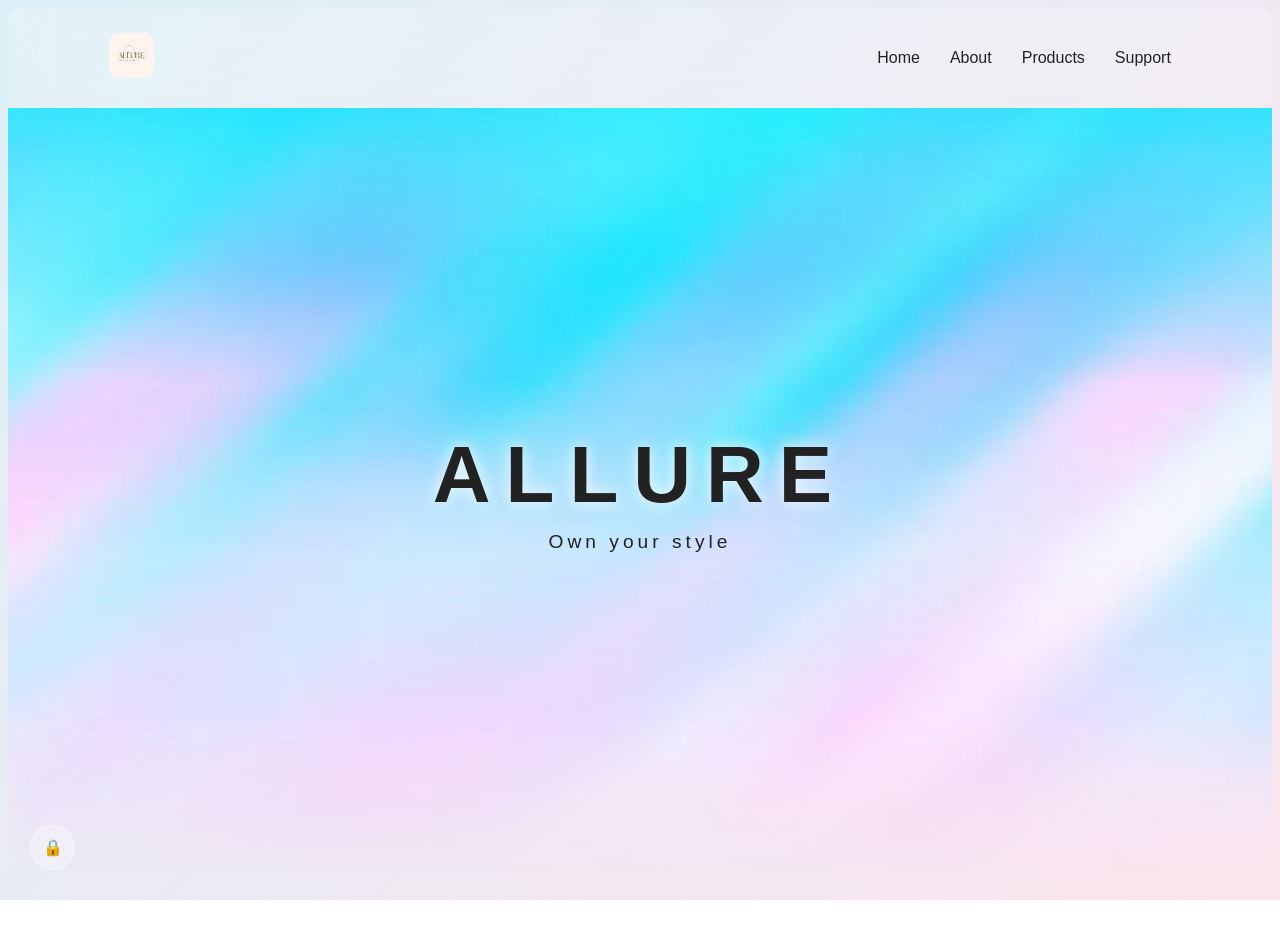
<file: index.html>
<!DOCTYPE html>
<html lang="en">
<head>
    <link rel="icon" type="image/png" href="/ap.png">
    <meta charset="UTF-8">
    <meta name="viewport" content="width=device-width, initial-scale=1.0">
    <link rel="stylesheet" href="style.css">
    <title>Allure | Home</title>
</head>
<body>
    <nav>
        <div class="logo"><a href="index.html"><img src="ap.png" alt="Allure Logo"></a></div>
        <ul class="nav-links">
            <li><a href="index.html">Home</a></li>
            <li><a href="pg_1.html">About</a></li>
            <li><a href="pg_2.html">Products</a></li>
            <li><a href="pg_3.html">Support</a></li>
        </ul>
    </nav>

    <header class="hero animate-page">
        <h1 style="cursor: pointer;" onclick="window.location.href='pg_2.html'">Allure</h1>
        <p>Own your style</p>
    </header>

    <div class="member-lock" onclick="checkAccess()">
        <span>&#128274;</span>
    </div>

    <script>
    function checkAccess() {
        let userPass = prompt("Allure Security - Enter Member Password:");
        const securePass = "alure12122323";
        if (userPass === securePass) {
            alert("Access Granted.");
            window.location.href = "pg_admin.html";
        } else if (userPass !== null) {
            alert("Access Denied.");
        }
    }
    </script>
</body>
</html>
</file>
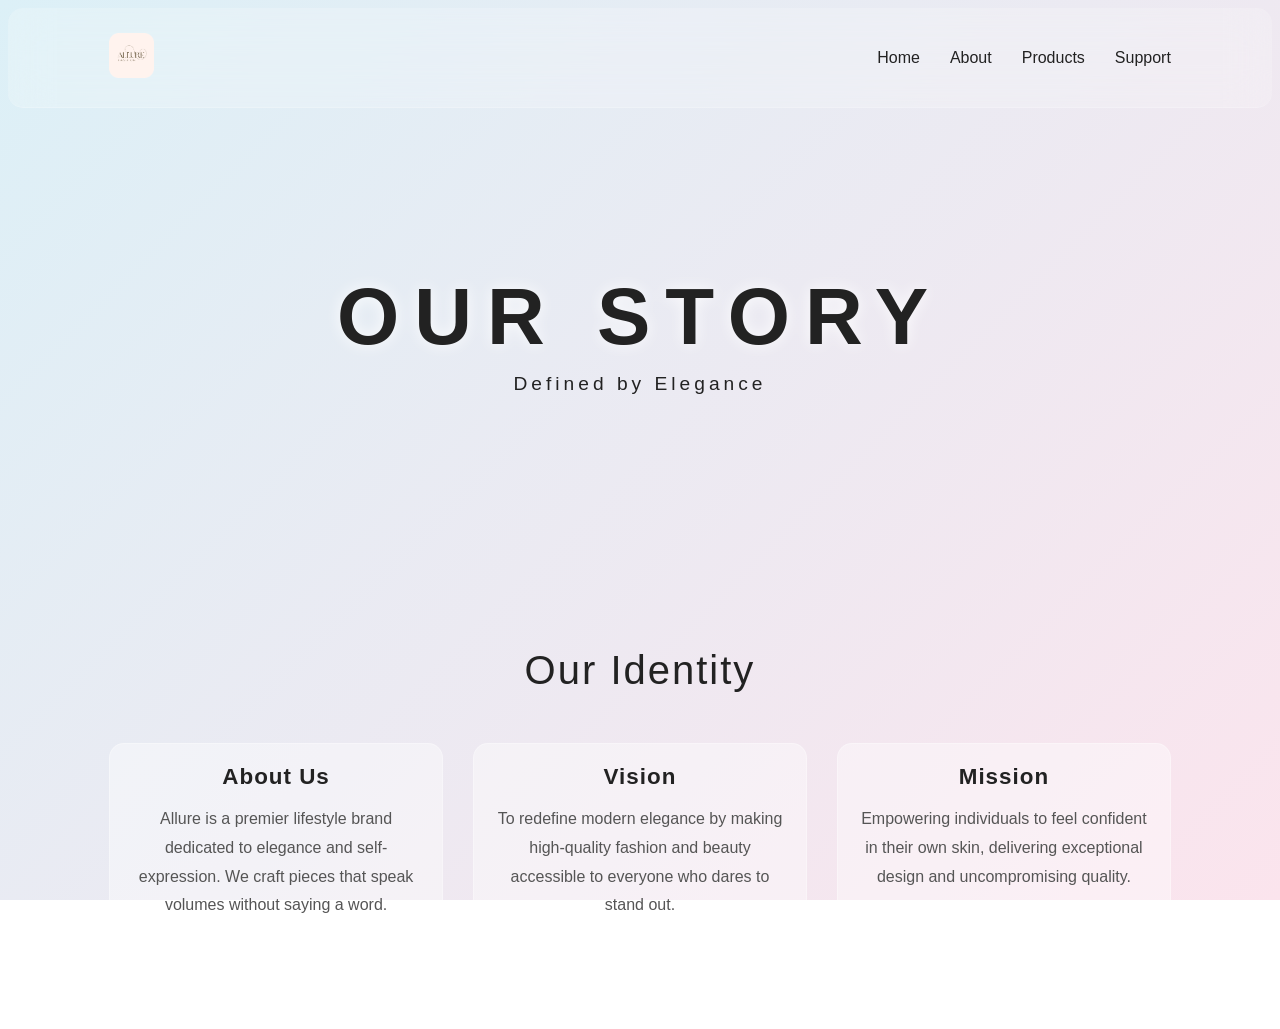
<file: pg_1.html>
<!DOCTYPE html>
<html lang="en">
    
<head>
    <link rel="icon" type="image/png" href="/ap.png">
    <meta charset="UTF-8">
    <meta name="viewport" content="width=device-width, initial-scale=1.0">
    <link rel="stylesheet" href="style.css">
    <title>Allure | About Us</title>
</head>
<body>
<nav>
    <div class="logo">
        <a href="index.html">
            <img src="ap.png" alt="Allure Logo">
        </a>
    </div>
    <ul class="nav-links">
        <li><a href="index.html">Home</a></li>
        <li><a href="pg_1.html">About</a></li>
        <li><a href="pg_2.html">Products</a></li>
        <li><a href="pg_3.html">Support</a></li>
    </ul>
</nav>

    <header class="hero animate-page no-img">
        <h1>Our Story</h1>
        <p>Defined by Elegance</p>
    </header>

    <main class="animate-page" style="padding: 40px 8% 80px 8%;">
        <h2 style="font-size: 2.5rem; margin-bottom: 50px; text-align: center; font-weight: 300; letter-spacing: 2px;">Our Identity</h2>
        
        <div style="display: grid; grid-template-columns: repeat(auto-fit, minmax(300px, 1fr)); gap: 30px;">
            <div class="product-card">
                <h3 style="margin-bottom: 15px; font-size: 1.4rem; letter-spacing: 1px;">About Us</h3>
                <p style="color: #555; line-height: 1.8;">Allure is a premier lifestyle brand dedicated to elegance and self-expression. We craft pieces that speak volumes without saying a word.</p>
            </div>
            <div class="product-card">
                <h3 style="margin-bottom: 15px; font-size: 1.4rem; letter-spacing: 1px;">Vision</h3>
                <p style="color: #555; line-height: 1.8;">To redefine modern elegance by making high-quality fashion and beauty accessible to everyone who dares to stand out.</p>
            </div>
            <div class="product-card">
                <h3 style="margin-bottom: 15px; font-size: 1.4rem; letter-spacing: 1px;">Mission</h3>
                <p style="color: #555; line-height: 1.8;">Empowering individuals to feel confident in their own skin, delivering exceptional design and uncompromising quality.</p>
            </div>
        </div>
        
    </main>
</body>
</html>
</file>
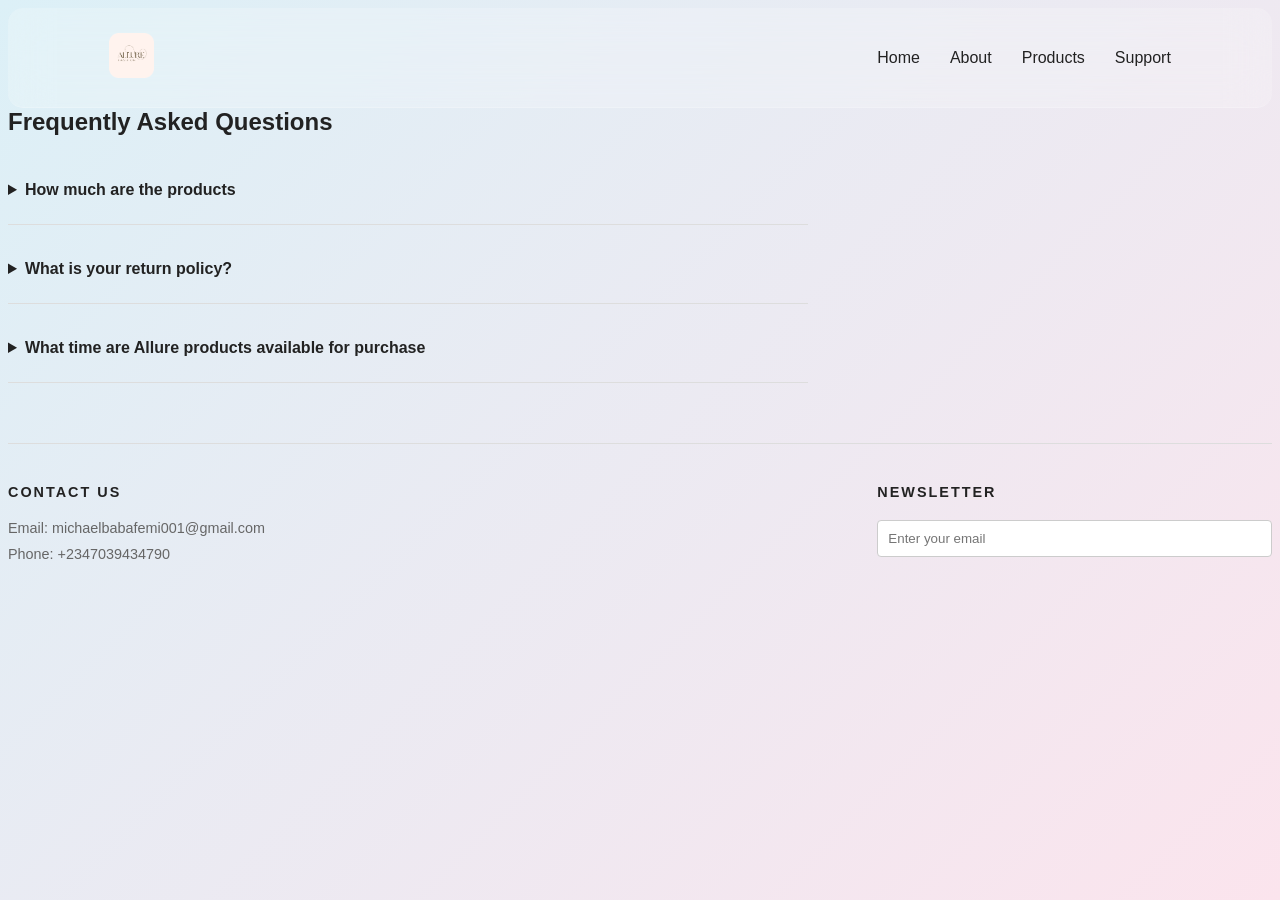
<file: pg_3.html>
<!DOCTYPE html>
<html lang="en">
<head>
    <link rel="icon" type="image/png" href="/ap.png">
    <meta charset="UTF-8">
    <meta name="viewport" content="width=device-width, initial-scale=1.0">
    <link rel="stylesheet" href="style.css">
    <title>Allure | Support</title>
    <style>
        /* Quick extra styling just for the footer layout on this page */
        .footer-grid { display: grid; grid-template-columns: repeat(auto-fit, minmax(200px, 1fr)); gap: 40px; margin-top: 60px; padding-top: 40px; border-top: 1px solid #ddd; }
        .footer-grid h4 { margin-bottom: 20px; text-transform: uppercase; letter-spacing: 2px; font-size: 0.9rem;}
        .footer-grid p, .footer-grid a { color: #666; text-decoration: none; display: block; margin-bottom: 10px; font-size: 0.9rem; }
        details { cursor: pointer; }
        summary { font-weight: bold; margin-bottom: 10px; outline: none; }
    </style>
</head>
<body>
    <nav>
    <div class="logo">
        <a href="index.html">
            <img src="ap.png" alt="Allure Logo">
        </a>
    </div>
    <ul class="nav-links">
        <li><a href="index.html">Home</a></li>
        <li><a href="pg_1.html">About</a></li>
        <li><a href="pg_2.html">Products</a></li>
        <li><a href="pg_3.html">Support</a></li>
    </ul>
</nav>

    <main class="animate-page content-section">
        <h2>Frequently Asked Questions</h2>
        
        <div style="margin-top: 30px; max-width: 800px;">
            <details style="margin-bottom: 20px; border-bottom: 1px solid #ddd; padding: 15px 0;">
                <summary>How much are the products</summary>
                <p style="color: #555; margin-top: 10px;">Check the price on the 'products' tab.</p>
            </details>
            <details style="margin-bottom: 20px; border-bottom: 1px solid #ddd; padding: 15px 0;">
                <summary>What is your return policy?</summary>
                <p style="color: #555; margin-top: 10px;">We offer no return policy. Buy wiseley!</p>
            </details>
            <details style="margin-bottom: 20px; border-bottom: 1px solid #ddd; padding: 15px 0;">
                <summary>What time are Allure products available for purchase</summary>
                <p style="color: #555; margin-top: 10px;">Only on Market Day! We have very limited stock so buy quickly</p>
            </details>
        </div>

        <footer class="footer-grid">
            <div>
                <h4>Contact Us</h4>
                <p>Email: michaelbabafemi001@gmail.com</p>
                <p>Phone: +2347039434790</p>
            </div>
            <div>
            </div>
            <div>
                <h4>Newsletter</h4>
                <input type="email" placeholder="Enter your email" style="padding: 10px; width: 100%; border: 1px solid #ccc; border-radius: 4px;">
            </div>
        </footer>
    </main>
</body>
</html>
</file>
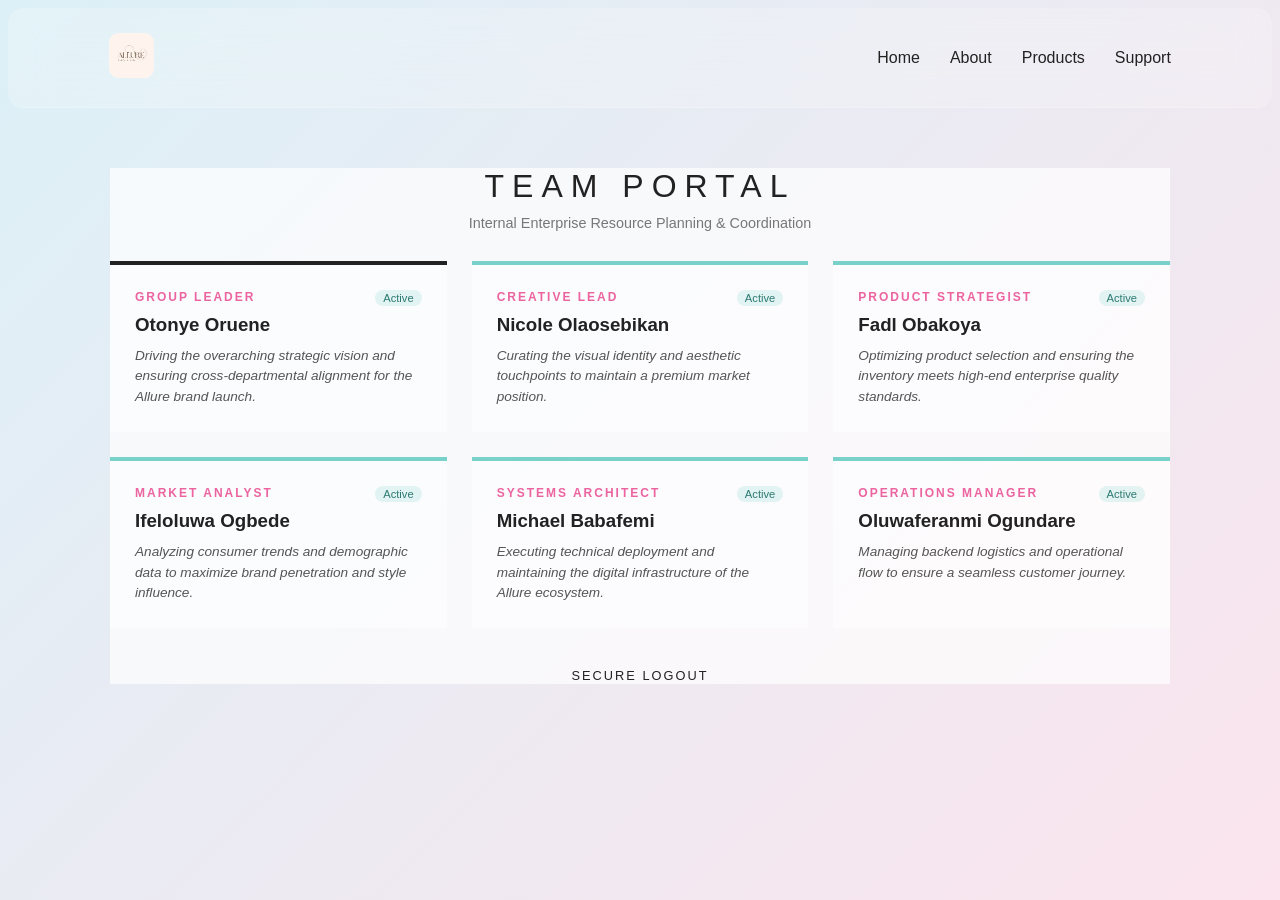
<file: pg_admin.html>
<!DOCTYPE html>
<html lang="en">
<head>
    <link rel="icon" type="image/png" href="/ap.png">
    <meta charset="UTF-8">
    <meta name="viewport" content="width=device-width, initial-scale=1.0">
    <link rel="stylesheet" href="style.css">
    <title>Allure | Team Portal</title>
    <style>
        .admin-container { max-width: 1100px; margin: 40px auto; padding: 20px; text-align: center; }
        .member-grid { 
            display: grid; 
            grid-template-columns: repeat(auto-fit, minmax(300px, 1fr)); 
            gap: 25px; 
            margin-top: 30px; 
        }
        .member-card {
            background: rgba(255, 255, 255, 0.4) !important;
            border-top: 4px solid #79d2c9;
            text-align: left;
            padding: 25px;
        }
        .role { font-size: 0.75rem; color: #eb64a0; text-transform: uppercase; letter-spacing: 2px; font-weight: bold; margin-bottom: 10px; display: block; }
        .fluff-text { font-size: 0.85rem; color: #555; line-height: 1.5; margin-top: 10px; font-style: italic; }
        .status-badge { font-size: 0.7rem; background: rgba(121, 210, 201, 0.2); color: #2d7a72; padding: 2px 8px; border-radius: 10px; float: right; }
    </style>
</head>
<body>
    <nav>
        <div class="logo"><img src="ap.png" alt="Allure"></div>
        <ul class="nav-links">
            <li><a href="index.html">Home</a></li>
            <li><a href="pg_1.html">About</a></li>
            <li><a href="pg_2.html">Products</a></li>
            <li><a href="pg_3.html">Support</a></li>
        </ul>
    </nav>

    <main class="animate-page admin-container">
        <div class="card" style="background: rgba(255,255,255,0.7) !important; border: none;">
            <h1 style="letter-spacing: 8px; font-weight: 200;">TEAM PORTAL</h1>
            <p style="margin-top: 10px; color: #777; font-size: 0.9rem;">Internal Enterprise Resource Planning & Coordination</p>

            <div class="member-grid">
                <div class="card member-card" style="border-top-color: #222;">
                    <span class="status-badge">Active</span>
                    <span class="role">Group Leader</span>
                    <h3>Otonye Oruene</h3>
                    <p class="fluff-text">Driving the overarching strategic vision and ensuring cross-departmental alignment for the Allure brand launch.</p>
                </div>

                <div class="card member-card">
                    <span class="status-badge">Active</span>
                    <span class="role">Creative Lead</span>
                    <h3>Nicole Olaosebikan</h3>
                    <p class="fluff-text">Curating the visual identity and aesthetic touchpoints to maintain a premium market position.</p>
                </div>

                <div class="card member-card">
                    <span class="status-badge">Active</span>
                    <span class="role">Product Strategist</span>
                    <h3>Fadl Obakoya</h3>
                    <p class="fluff-text">Optimizing product selection and ensuring the inventory meets high-end enterprise quality standards.</p>
                </div>

                <div class="card member-card">
                    <span class="status-badge">Active</span>
                    <span class="role">Market Analyst</span>
                    <h3>Ifeloluwa Ogbede</h3>
                    <p class="fluff-text">Analyzing consumer trends and demographic data to maximize brand penetration and style influence.</p>
                </div>

                <div class="card member-card">
                    <span class="status-badge">Active</span>
                    <span class="role">Systems Architect</span>
                    <h3>Michael Babafemi</h3>
                    <p class="fluff-text">Executing technical deployment and maintaining the digital infrastructure of the Allure ecosystem.</p>
                </div>

                <div class="card member-card">
                    <span class="status-badge">Active</span>
                    <span class="role">Operations Manager</span>
                    <h3>Oluwaferanmi Ogundare</h3>
                    <p class="fluff-text">Managing backend logistics and operational flow to ensure a seamless customer journey.</p>
                </div>
            </div>

            <a href="index.html" style="margin-top: 40px; display: inline-block; color: #222; text-decoration: none; font-size: 0.8rem; letter-spacing: 2px;">SECURE LOGOUT</a>
        </div>
    </main>
</body>
</html>
</file>
<file: style.css>
/* 1. GLOBAL STYLES */
* {
    margin: 0;
    padding: 0;
    box-sizing: border-box;
    font-family: 'Helvetica Neue', Helvetica, Arial, sans-serif;
}

body {
    padding: 8px;
    color: #222;
    min-height: 100vh;
    background: linear-gradient(135deg, #dcf0f7 0%, #fbe4ed 100%);
    background-attachment: fixed;
}

/* 2. NAVIGATION */
nav {
    display: flex;
    justify-content: space-between;
    align-items: center;
    padding: 25px 8%;
    background: rgba(255, 255, 255, 0.2); 
    backdrop-filter: blur(20px);
    -webkit-backdrop-filter: blur(20px);
    position: sticky;
    top: 8px;
    z-index: 1000;
    border-bottom: 1px solid rgba(255, 255, 255, 0.2);
    border-radius: 15px;
}

.logo img { height: 45px; }
.nav-links { list-style: none; display: flex; gap: 30px; }
.nav-links a {
    text-decoration: none;
    color: #222;
    font-weight: 500;
    transition: 0.3s;
}
.nav-links a:hover { color: #eb64a0; }

/* 3. HERO SECTION (Fixes the "Messed Up" Home/About Page) */
.hero {
    height: 85vh;
    display: flex;
    flex-direction: column;
    justify-content: center;
    align-items: center;
    text-align: center;
    background: url('wimg.png');
    background-size: cover;
    background-position: center;
    border-radius: 0 0 40px 40px;
    margin-bottom: 50px;
    -webkit-mask-image: linear-gradient(to bottom, black 80%, transparent 100%);
    mask-image: linear-gradient(to bottom, black 80%, transparent 100%);
}

.hero h1 { 
    font-size: 5rem; 
    letter-spacing: 15px; 
    text-transform: uppercase;
    text-shadow: 0px 0px 15px rgba(255, 255, 255, 0.9);
}

.hero p { 
    font-size: 1.2rem; 
    letter-spacing: 4px;
    margin-top: 10px;
}

/* 4. PRODUCT CARDS (Base Glassmorphism) */
.product-card { 
    background: rgba(255, 255, 255, 0.4);
    backdrop-filter: blur(15px);
    border: 1px solid rgba(255, 255, 255, 0.3);
    border-radius: 15px;
    padding: 20px;
    text-align: center; 
    transition: 0.4s ease;
}

.img-box {
    position: relative;
    width: 100%;
    overflow: hidden;
    border-radius: 10px;
}

.img-box img { width: 100%; height: 100%; object-fit: cover; transition: 0.6s ease; }
.img-box .back-img { position: absolute; top: 0; left: 0; opacity: 0; }
.product-card:hover .back-img { opacity: 1; }
.product-card:hover .front-img { opacity: 0; }

/* 5. EXCLUSIVE 2-PRODUCT LAYOUT (Only for pg_2.html) */
.exclusive-layout .featured-dual {
    display: grid;
    grid-template-columns: 1fr 1fr;
    gap: 60px;
    max-width: 1100px;
    margin: 80px auto;
    padding: 0 5%;
}

.exclusive-layout .img-box { height: 500px; }

/* 6. UTILITIES & ANIMATIONS */
.animate-page { animation: fadeUp 1s ease-out forwards; }
@keyframes fadeUp {
    from { opacity: 0; transform: translateY(20px); }
    to { opacity: 1; transform: translateY(0); }
}

.member-lock {
    position: fixed; bottom: 30px; left: 30px;
    width: 45px; height: 45px; background: rgba(255, 255, 255, 0.3);
    backdrop-filter: blur(10px); border: 1px solid rgba(255, 255, 255, 0.4);
    border-radius: 50%; display: flex; justify-content: center;
    align-items: center; cursor: pointer; z-index: 10001;
}

/* Special class to hide the background image */
.no-img {
    background: none !important;
    -webkit-mask-image: none !important;
    mask-image: none !important;
    height: 50vh; /* Makes the header a bit shorter since there's no photo */
}

/* --- INTERACTIVE PRODUCT STYLES --- */

/* Lift effect on hover */
.exclusive-layout .product-card {
    cursor: pointer;
    transition: transform 0.4s cubic-bezier(0.175, 0.885, 0.32, 1.275), background 0.3s ease;
}

.exclusive-layout .product-card:hover {
    transform: translateY(-15px); /* Goes up a little bit */
    background: rgba(255, 255, 255, 0.6) !important;
}

/* Side Pop-up (Drawer) Styling */
.product-sidebar {
    position: fixed;
    top: 0;
    right: -400px; /* Hidden by default */
    width: 350px;
    height: 100vh;
    background: rgba(255, 255, 255, 0.7);
    backdrop-filter: blur(25px);
    -webkit-backdrop-filter: blur(25px);
    border-left: 1px solid rgba(255, 255, 255, 0.3);
    z-index: 2000;
    padding: 40px;
    display: flex;
    flex-direction: column;
    gap: 20px;
    transition: right 0.5s cubic-bezier(0.77, 0, 0.175, 1);
    box-shadow: -10px 0 30px rgba(0,0,0,0.05);
}

.product-sidebar.active {
    right: 0; /* Slides in */
}

.sidebar-close {
    align-self: flex-end;
    cursor: pointer;
    font-size: 24px;
    color: #888;
}

.sidebar-img {
    width: 100%;
    height: 250px;
    object-fit: cover;
    border-radius: 15px;
}

.sidebar-content h2 {
    font-weight: 200;
    letter-spacing: 2px;
    margin-bottom: 10px;
}

.sidebar-content p {
    color: #555;
    line-height: 1.6;
    font-size: 0.95rem;
}


/* --- MOBILE FIX: STOPS THE SQUISH --- */
@media (max-width: 768px) {
    /* Stack the products vertically */
    .exclusive-layout .featured-dual {
        grid-template-columns: 1fr !important; 
        gap: 30px;
        padding: 0 20px;
        margin: 40px auto;
    }

    /* Shrink the image height so you don't have to scroll forever */
    .exclusive-layout .img-box {
        height: 350px !important;
    }

    /* Shrink the big 'Allure' text so it doesn't wrap weirdly */
    .hero h1 {
        font-size: 3rem !important;
        letter-spacing: 8px;
    }

    /* Make the sidebar take up more screen on mobile */
    .product-sidebar {
        width: 100%;
        right: -100%;
    }
}
</file>
